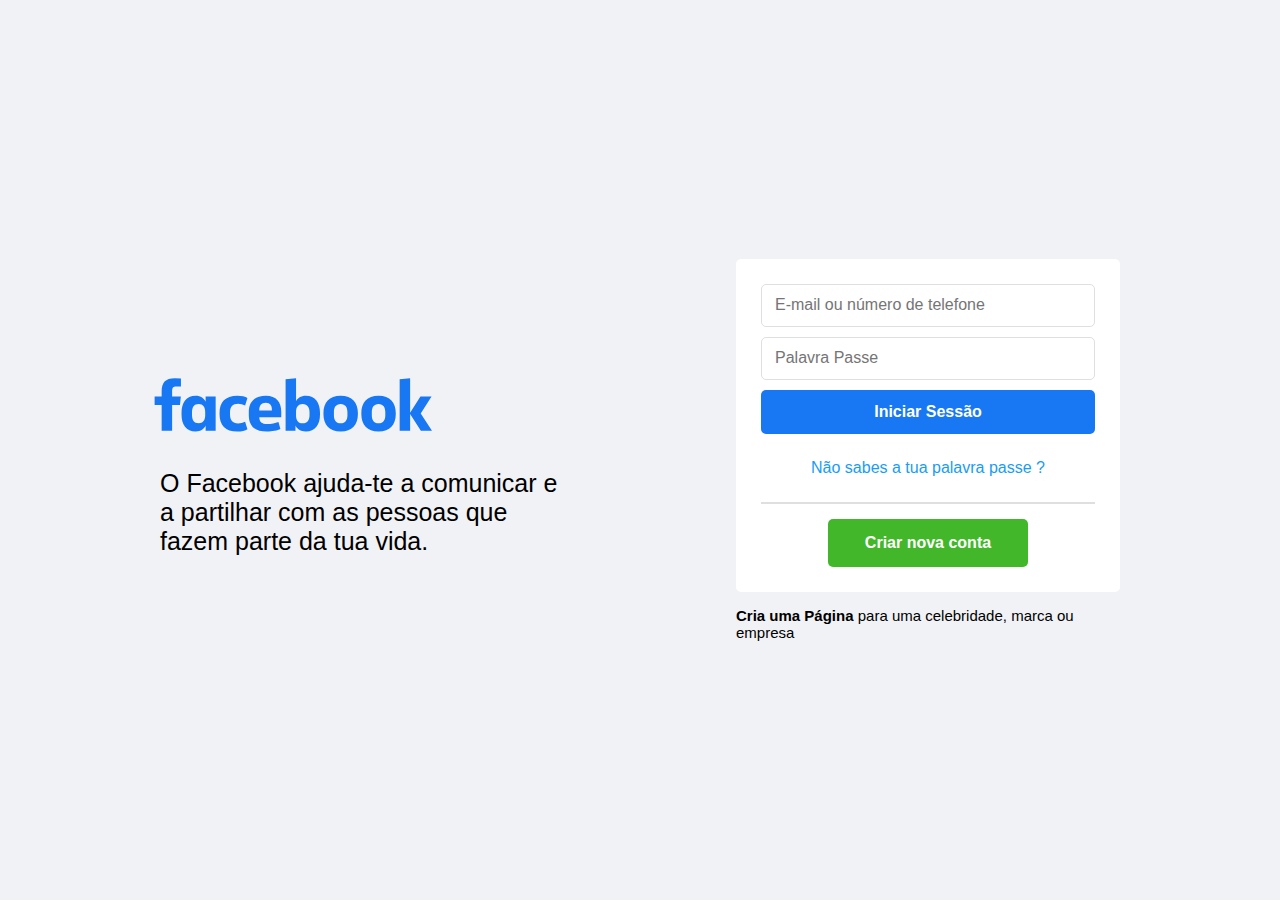
<file: index.html>
<!DOCTYPE html>

<html lang="pt-br">
  <head>
    <meta charset="UTF-8" />
    <title>Facebook-Clone</title>
    <link rel="stylesheet" href="css/style.css" />
  </head>

  <body>
    <main>
      <div class="col-a">
        <img src="img/logo.svg" alt="Logo do facebook" />
        <h2>
          O Facebook ajuda-te a comunicar e a partilhar com as pessoas que fazem
          parte da tua vida.
        </h2>
      </div>

      <div class="col-b">
        <form>
          <input type="text" placeholder="E-mail ou número de telefone" />
          <input type="password" placeholder="Palavra Passe" />
          <button>Iniciar Sessão</button>

          <a href="#" class="filho-direito">Não sabes a tua palavra passe ?</a>

          <hr />
          <div>
            <a href="#">Criar nova conta</a>
          </div>
        </form>
        <p>
          <a href="#">Cria uma Página</a> para uma celebridade, marca ou empresa
        </p>
      </div>
    </main>
  </body>
</html>
</file>
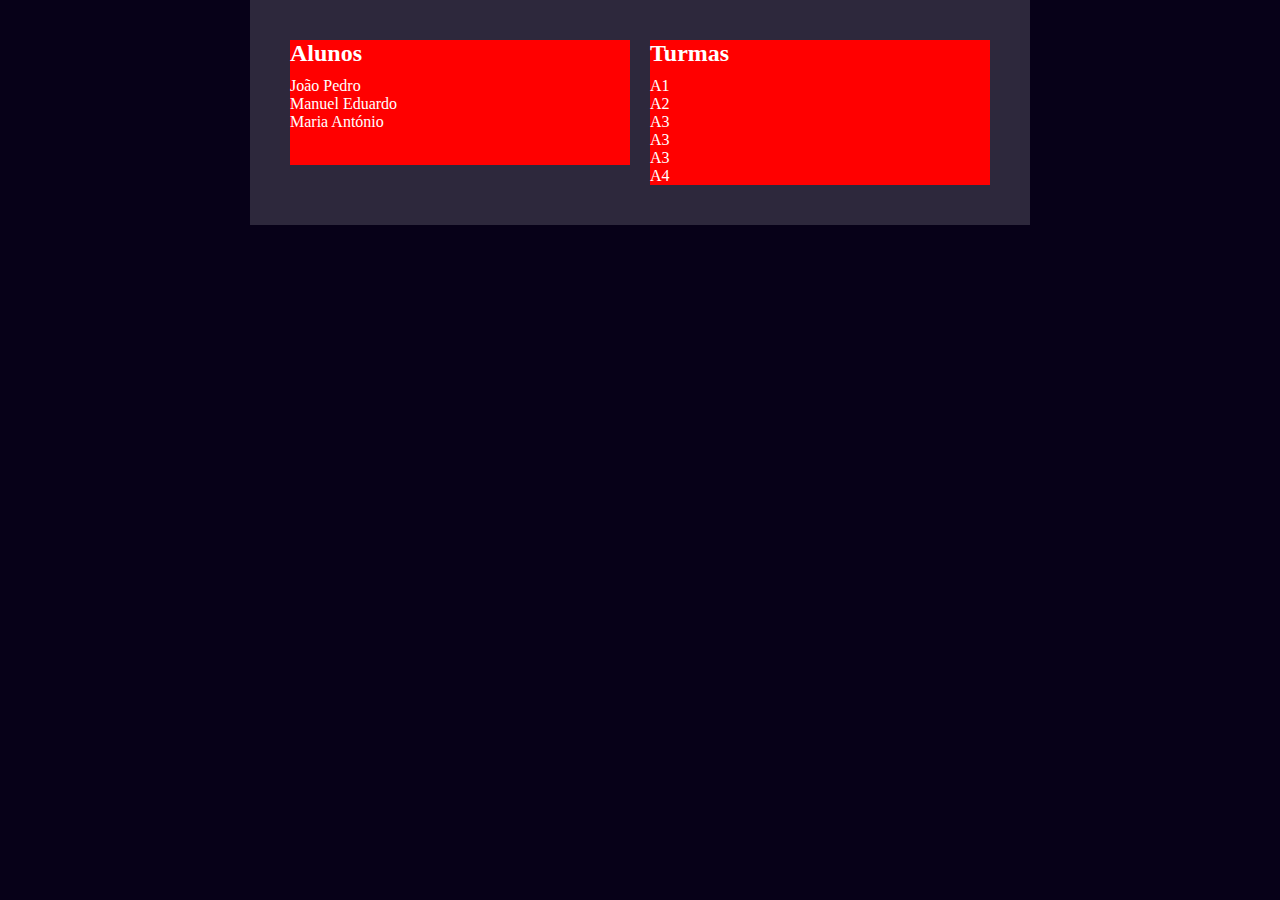
<file: meus-alunos.html>
<!DOCTYPE html>

<html lang="pt-br">
  <head>
    <meta charset="UTF-8" />
    <title>Facebook-Clone</title>

    <style>
      * {
        margin: 0;
        padding: 0;
      }

      ul {
        list-style: none;
      }

      main {
        display: none;
      }

      body {
        background: rgb(7, 1, 24);
        color: white;
      }

      .meus-alunos {
        background: #ffffff28;
        width: 700px;

        margin: 0 auto;
        padding: 40px;

        /* Pesquisar - FlexBox */
        display: flex;
        justify-content: space-between;
        gap: 20px;
        /* End Pesquisar*/
      }

      .meus-alunos > div {
        background: red;
        width: 50%;
      }

      .meus-alunos .alunos {
        margin-bottom: 20px;
      }

      .meus-alunos div ul {
        margin-top: 10px;
      }
    </style>
  </head>

  <body>
    <main>
      <div>
        <img src="img/logo.svg" alt="Logo do facebook" />
        <h2>
          O Facebook ajuda-te a comunicar e a partilhar com as pessoas que fazem
          parte da tua vida.
        </h2>
      </div>

      <div>
        <form>
          <input type="text" placeholder="E-mail ou número de telefone" />
          <input type="password" placeholder="Palavra Passe" />
          <button>Iniciar Sessão</button>

          <a href="#">Não sabes a tua palavra passe ?</a>

          <div>
            <a href="#">Criar nova conta</a>
          </div>
        </form>
        <p>
          <a href="#">Cria uma Página</a> para uma celebridade, marca ou empresa
        </p>
      </div>
    </main>

    <div class="meus-alunos">
      <div class="alunos">
        <h2>Alunos</h2>
        <ul>
          <li>João Pedro</li>
          <li>Manuel Eduardo</li>
          <li>Maria António</li>
        </ul>
      </div>
      <div class="turmas">
        <h2>Turmas</h2>
        <ul>
          <li>A1</li>
          <li>A2</li>
          <li>A3</li>
          <li>A3</li>
          <li>A3</li>
          <li>A4</li>
        </ul>
      </div>
    </div>
  </body>
</html>
</file>
<file: css/style.css>
:root {
  --body: #f0f2f5;

  --primary: #1877f2;
  --primary-hover: #0868e4;

  --success: #42b72a;
  --success-hover: #2ea517;

  --text-color: #189cf8;
  --border: #dddfe2;
}

* {
  padding: 0;
  margin: 0;
  box-sizing: border-box;
}

body {
  background: #f0f2f5;
  font-family: Arial, Helvetica, sans-serif;
}

main {
  width: 75%;
  height: 100vh;
  margin: 0 auto;

  display: flex;
  align-items: center;
}

/* COL-A */
.col-a {
  width: 60%;
}

.col-a img {
  width: 60%;
  margin-left: -40px;
}

.col-a h2 {
  font-size: 25px;
  font-weight: 300;
  width: 70%;
}

/* COL-B */
.col-b {
  width: 40%;
}

.col-b form {
  background: #fff;
  padding: 25px;

  border-radius: 5px;
}

.col-b form input {
  margin-bottom: 10px;
  border: 1px solid #dddfe2;
}

.col-b form input::placeholder {
  font-size: 16px;
}

/* Propriedades comuns */
.col-b form input,
.col-b form button {
  width: 100%;
  padding: 13px;
  border-radius: 5px;
}

.col-b form button {
  border: none;
  background: #1877f2;

  color: #fff;
  font-size: 16px;
  font-weight: bold;
}

.col-b form > a {
  color: #189cf8;
  text-decoration: none;

  display: flex;
  justify-content: center;

  margin-block: 25px;
}

.col-b form hr {
  border: 0.5px solid #dddfe2;
}

.col-b div a {
  width: 60%;
  background: #42b72a;

  color: white;

  border-radius: 5px;
  padding: 15px;

  display: flex;
  align-items: center;
  justify-content: center;

  margin: 15px auto 0 auto;

  text-decoration: none;
  font-size: 16px;
  font-weight: bold;
}

.col-b p {
  margin-top: 15px;
  font-size: 15px;
}

.col-b p a {
  font-weight: bold;
  text-decoration: none;
  color: #000;
}
</file>
